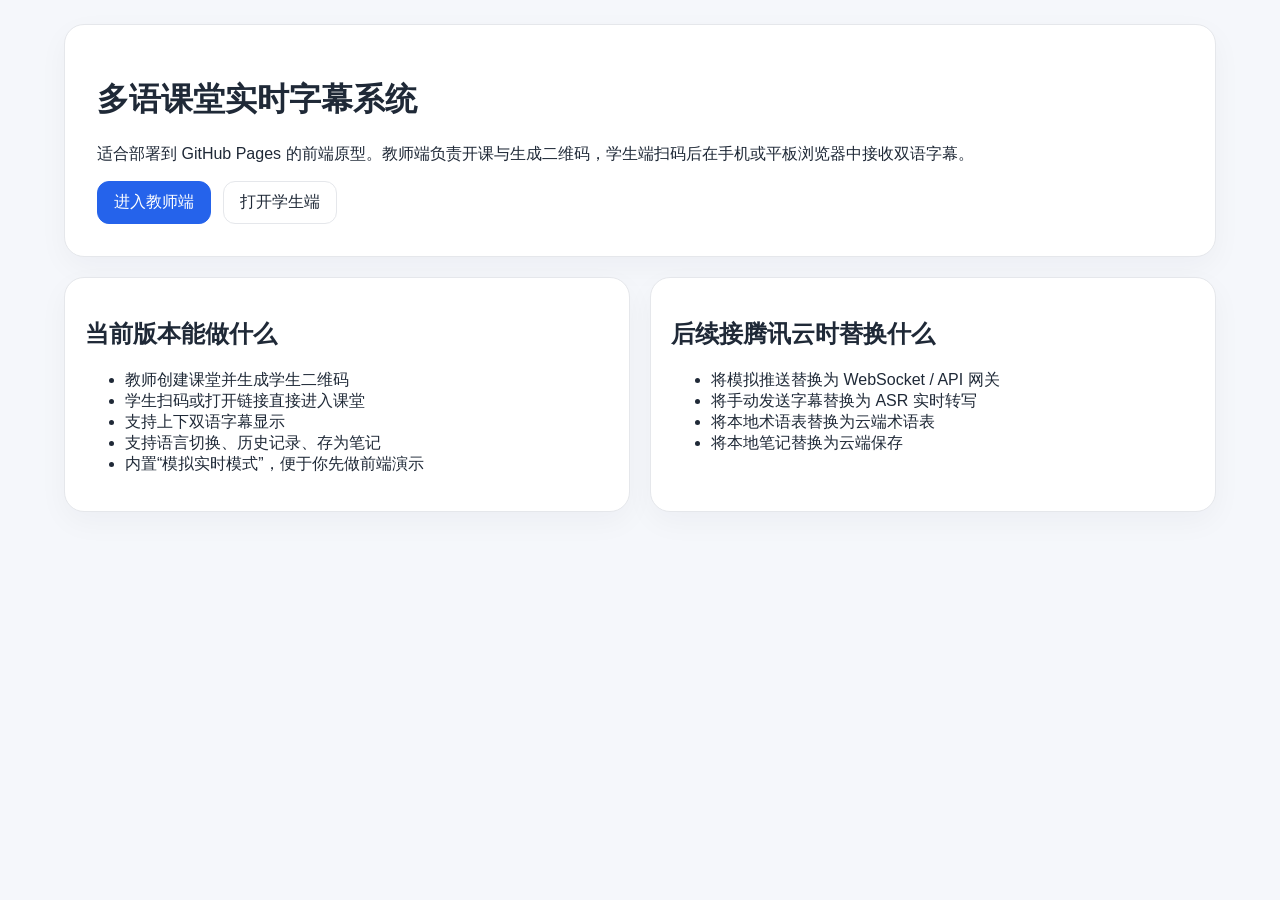
<file: index.html>
<!DOCTYPE html>
<html lang="zh-CN">
<head>
  <meta charset="UTF-8" />
  <meta name="viewport" content="width=device-width, initial-scale=1.0" />
  <title>多语课堂实时字幕系统</title>
  <link rel="stylesheet" href="./css/common.css" />
</head>
<body>
  <main class="landing">
    <div class="card hero">
      <h1>多语课堂实时字幕系统</h1>
      <p>适合部署到 GitHub Pages 的前端原型。教师端负责开课与生成二维码，学生端扫码后在手机或平板浏览器中接收双语字幕。</p>
      <div class="actions">
        <a class="btn btn-primary" href="./teacher.html">进入教师端</a>
        <a class="btn" href="./student.html">打开学生端</a>
      </div>
    </div>

    <div class="grid-two">
      <section class="card">
        <h2>当前版本能做什么</h2>
        <ul>
          <li>教师创建课堂并生成学生二维码</li>
          <li>学生扫码或打开链接直接进入课堂</li>
          <li>支持上下双语字幕显示</li>
          <li>支持语言切换、历史记录、存为笔记</li>
          <li>内置“模拟实时模式”，便于你先做前端演示</li>
        </ul>
      </section>
      <section class="card">
        <h2>后续接腾讯云时替换什么</h2>
        <ul>
          <li>将模拟推送替换为 WebSocket / API 网关</li>
          <li>将手动发送字幕替换为 ASR 实时转写</li>
          <li>将本地术语表替换为云端术语表</li>
          <li>将本地笔记替换为云端保存</li>
        </ul>
      </section>
    </div>
  </main>
</body>
</html>
</file>
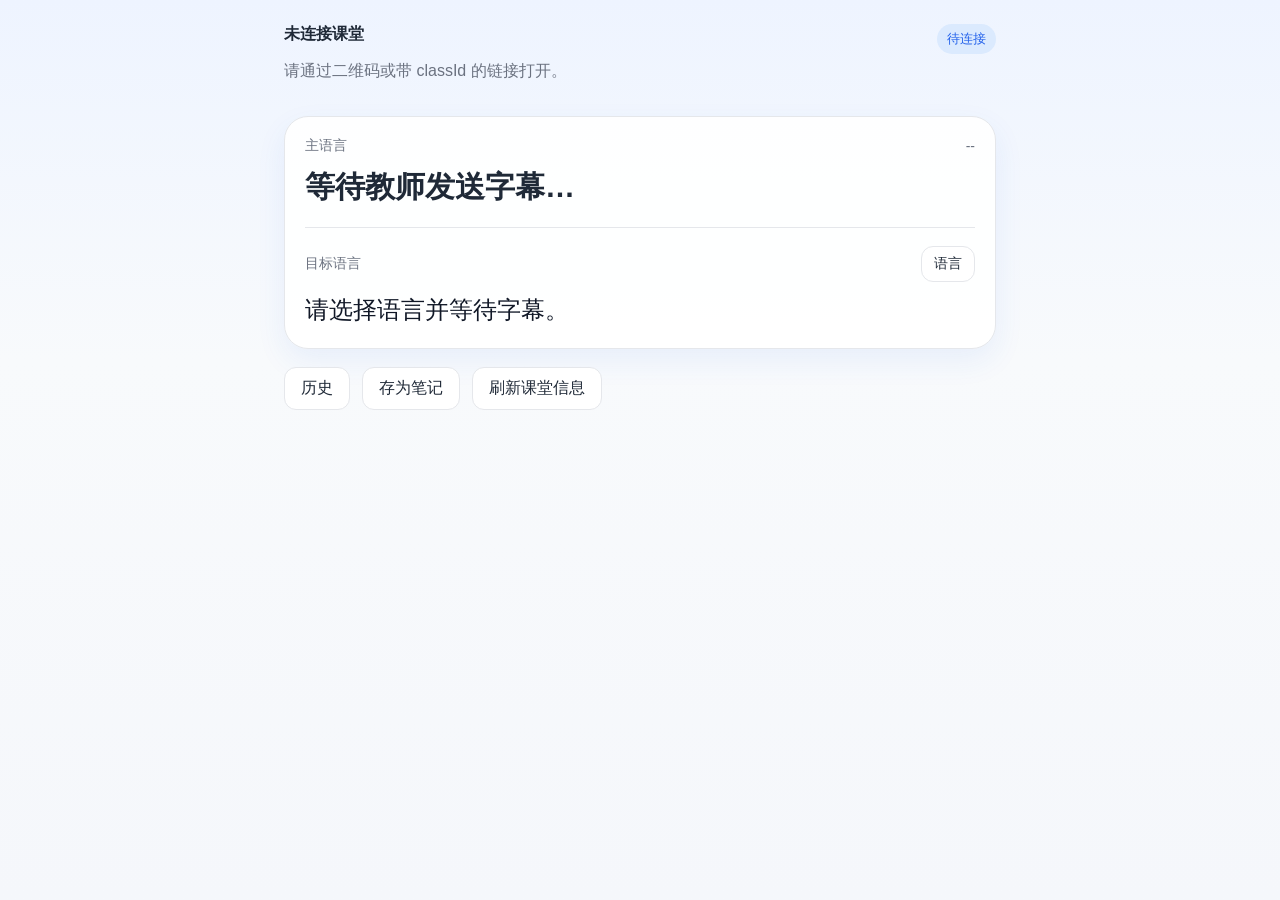
<file: student.html>
<!DOCTYPE html>
<html lang="zh-CN">
<head>
  <meta charset="UTF-8" />
  <meta name="viewport" content="width=device-width, initial-scale=1.0" />
  <title>学生端 - 多语课堂实时字幕系统</title>
  <link rel="stylesheet" href="./css/common.css" />
</head>
<body class="student-body">
  <main class="student-shell">
    <section class="student-header">
      <div>
        <strong id="studentClassTitle">未连接课堂</strong>
        <p id="studentConnectionText" class="muted">请通过二维码或带 classId 的链接打开。</p>
      </div>
      <span id="studentStatusBadge" class="badge">待连接</span>
    </section>

    <section class="subtitle-card">
      <div class="label-row">
        <span>主语言</span>
        <span id="sourceLangLabel">--</span>
      </div>
      <div id="subtitleSource" class="subtitle-source">等待教师发送字幕…</div>
      <div class="divider"></div>
      <div class="label-row">
        <span>目标语言</span>
        <div class="lang-switcher">
          <button class="btn small" id="toggleLangPanelBtn">语言</button>
          <div class="lang-panel hidden" id="langPanel">
            <select id="studentLangSelect"></select>
          </div>
        </div>
      </div>
      <div id="subtitleTarget" class="subtitle-target">请选择语言并等待字幕。</div>
      <div id="importantBanner" class="important-banner hidden">教师已推送重点句</div>
    </section>

    <section class="student-actions">
      <button class="btn" id="historyBtn">历史</button>
      <button class="btn" id="saveNoteBtn">存为笔记</button>
      <button class="btn" id="refreshBtn">刷新课堂信息</button>
    </section>

    <section class="card hidden" id="historyPanel">
      <h2>最近字幕历史</h2>
      <ul id="subtitleHistoryList" class="history-list"></ul>
    </section>

    <section class="card hidden" id="notesPanel">
      <h2>我的笔记</h2>
      <ul id="notesList" class="history-list"></ul>
    </section>
  </main>

  <script src="./js/config.js"></script>
  <script src="./js/store.js"></script>
  <script src="./js/student.js"></script>
</body>
</html>
</file>
<file: css/common.css>
:root {
  --bg: #f5f7fb;
  --card: #ffffff;
  --text: #1f2937;
  --muted: #6b7280;
  --line: #e5e7eb;
  --primary: #2563eb;
  --primary-soft: #dbeafe;
  --success: #047857;
  --warn: #b45309;
  --danger: #b91c1c;
}
* { box-sizing: border-box; }
body {
  margin: 0;
  font-family: -apple-system, BlinkMacSystemFont, "Segoe UI", Roboto, "PingFang SC", "Hiragino Sans GB", "Microsoft YaHei", sans-serif;
  color: var(--text);
  background: var(--bg);
}
a { color: var(--primary); text-decoration: none; }
button, input, select, textarea {
  font: inherit;
}
input, select, textarea {
  width: 100%;
  padding: 12px 14px;
  border: 1px solid var(--line);
  border-radius: 12px;
  background: #fff;
}
textarea { resize: vertical; }
.btn {
  border: 1px solid var(--line);
  background: #fff;
  color: var(--text);
  border-radius: 12px;
  padding: 10px 16px;
  cursor: pointer;
}
.btn:disabled {
  opacity: 0.55;
  cursor: not-allowed;
}
.btn-primary {
  background: var(--primary);
  color: #fff;
  border-color: var(--primary);
}
.btn.small {
  padding: 8px 12px;
  font-size: 14px;
}
.badge {
  display: inline-flex;
  align-items: center;
  gap: 6px;
  padding: 6px 10px;
  border-radius: 999px;
  background: var(--primary-soft);
  color: var(--primary);
  font-size: 13px;
}
.topbar {
  display: flex;
  justify-content: space-between;
  align-items: center;
  padding: 16px 24px;
  background: #fff;
  border-bottom: 1px solid var(--line);
  position: sticky;
  top: 0;
  z-index: 20;
}
.topbar nav {
  display: flex;
  gap: 16px;
}
.dashboard, .landing, .student-shell {
  max-width: 1200px;
  margin: 0 auto;
  padding: 24px;
}
.dashboard {
  display: grid;
  grid-template-columns: 1.4fr 1fr;
  gap: 20px;
}
.full-span { grid-column: 1 / -1; }
.card {
  background: var(--card);
  border: 1px solid var(--line);
  border-radius: 20px;
  padding: 20px;
  box-shadow: 0 10px 30px rgba(15, 23, 42, 0.04);
}
.hero {
  margin-bottom: 20px;
  padding: 32px;
}
.grid-two {
  display: grid;
  grid-template-columns: repeat(2, minmax(0, 1fr));
  gap: 20px;
}
.form-grid {
  display: grid;
  grid-template-columns: repeat(2, minmax(0, 1fr));
  gap: 16px;
}
.form-grid label, .control-panel label {
  display: flex;
  flex-direction: column;
  gap: 8px;
  font-weight: 600;
}
.actions {
  display: flex;
  gap: 12px;
  margin-top: 16px;
}
.actions.wrap { flex-wrap: wrap; }
.status-grid {
  display: grid;
  grid-template-columns: repeat(3, minmax(0, 1fr));
  gap: 12px;
  margin-top: 20px;
}
.status-item {
  background: #f8fafc;
  border: 1px solid var(--line);
  border-radius: 16px;
  padding: 14px;
}
.status-item span {
  display: block;
  color: var(--muted);
  margin-bottom: 8px;
  font-size: 14px;
}
.muted {
  color: var(--muted);
}
.join-url-wrap, .inline-row {
  display: flex;
  gap: 12px;
  align-items: center;
}
.join-url-wrap input { flex: 1; }
.preview-box {
  background: #0f172a;
  color: #e2e8f0;
  padding: 14px;
  border-radius: 14px;
  min-height: 100px;
  white-space: pre-wrap;
}
.split-preview {
  display: grid;
  grid-template-columns: repeat(2, minmax(0, 1fr));
  gap: 16px;
  margin-top: 16px;
}
.history-list {
  list-style: none;
  padding: 0;
  margin: 0;
  display: flex;
  flex-direction: column;
  gap: 10px;
}
.history-list li {
  border: 1px solid var(--line);
  border-radius: 14px;
  padding: 12px;
  background: #fff;
}
.student-body {
  min-height: 100vh;
  background: linear-gradient(180deg, #eef4ff 0%, #f8fafc 40%, #f5f7fb 100%);
}
.student-shell {
  max-width: 760px;
}
.student-header {
  display: flex;
  justify-content: space-between;
  align-items: start;
  gap: 16px;
  margin-bottom: 18px;
}
.subtitle-card {
  background: rgba(255, 255, 255, 0.95);
  border: 1px solid var(--line);
  border-radius: 24px;
  padding: 20px;
  box-shadow: 0 12px 30px rgba(37, 99, 235, 0.08);
}
.label-row {
  display: flex;
  justify-content: space-between;
  align-items: center;
  gap: 12px;
  color: var(--muted);
  font-size: 14px;
}
.subtitle-source {
  font-size: 30px;
  line-height: 1.45;
  font-weight: 700;
  margin-top: 10px;
}
.subtitle-target {
  font-size: 24px;
  line-height: 1.5;
  margin-top: 10px;
  color: #111827;
}
.divider {
  height: 1px;
  background: var(--line);
  margin: 18px 0;
}
.student-actions {
  display: flex;
  gap: 12px;
  margin: 18px 0;
}
.hidden { display: none !important; }
.important-banner {
  margin-top: 16px;
  padding: 10px 12px;
  background: #fef3c7;
  color: var(--warn);
  border-radius: 12px;
  font-weight: 600;
}
.lang-switcher {
  position: relative;
}
.lang-panel {
  position: absolute;
  right: 0;
  top: calc(100% + 8px);
  background: #fff;
  border: 1px solid var(--line);
  border-radius: 14px;
  padding: 10px;
  min-width: 160px;
  box-shadow: 0 10px 24px rgba(15, 23, 42, 0.08);
}
@media (max-width: 900px) {
  .dashboard, .grid-two, .form-grid, .split-preview {
    grid-template-columns: 1fr;
  }
}
@media (max-width: 640px) {
  .topbar {
    flex-direction: column;
    align-items: start;
    gap: 10px;
  }
  .dashboard, .landing, .student-shell {
    padding: 16px;
  }
  .status-grid {
    grid-template-columns: 1fr;
  }
  .student-header, .student-actions, .join-url-wrap, .inline-row {
    flex-direction: column;
    align-items: stretch;
  }
  .subtitle-source {
    font-size: 24px;
  }
  .subtitle-target {
    font-size: 20px;
  }
}


.section-head {
  display: flex;
  justify-content: space-between;
  align-items: start;
  gap: 16px;
  margin-bottom: 16px;
}
.teacher-dashboard-simple {
  grid-template-columns: 1.2fr 0.8fr;
}
.compact-gap {
  margin-top: 16px;
}
.transmit-panel {
  display: grid;
  grid-template-columns: repeat(3, minmax(0, 1fr));
  gap: 16px;
}
.transmit-state-box {
  background: #f8fafc;
  border: 1px solid var(--line);
  border-radius: 16px;
  padding: 16px;
}
.transmit-state-box strong {
  display: block;
  margin: 8px 0 10px;
  font-size: 20px;
}
.teacher-hidden-menu {
  border-style: dashed;
}
.menu-block + .menu-block {
  margin-top: 20px;
}
.tight-list {
  max-height: 240px;
  overflow: auto;
}
#qrCanvas img, #qrCanvas canvas {
  display: block;
  max-width: 100%;
  height: auto;
  margin: 0 auto 14px;
}
@media (max-width: 900px) {
  .teacher-dashboard-simple, .transmit-panel {
    grid-template-columns: 1fr;
  }
}


.teacher-dashboard-minimal {
  max-width: 960px;
  grid-template-columns: 1fr;
}
.teacher-minimal-card {
  padding: 28px;
}
.teacher-topbar-minimal nav {
  align-items: center;
}
.teacher-minimal-header {
  display: flex;
  justify-content: space-between;
  gap: 16px;
  align-items: center;
  margin-bottom: 20px;
}
.teacher-minimal-header h1 {
  margin: 0 0 6px;
  font-size: 32px;
}
.teacher-minimal-actions {
  display: flex;
  gap: 12px;
  margin-bottom: 22px;
}
.teacher-minimal-grid {
  display: grid;
  grid-template-columns: 1.1fr 0.9fr;
  gap: 18px;
}
.minimal-panel {
  border: 1px solid var(--line);
  border-radius: 22px;
  background: #f8fafc;
  padding: 18px;
}
.qr-panel-minimal {
  display: flex;
  flex-direction: column;
  align-items: center;
  justify-content: center;
  min-height: 360px;
}
.qr-canvas-minimal {
  min-height: 220px;
  display: flex;
  align-items: center;
  justify-content: center;
  margin: 10px 0 12px;
}
.stats-panel-minimal {
  display: flex;
  flex-direction: column;
  justify-content: center;
  min-height: 360px;
}
.minimal-label {
  color: var(--muted);
  font-size: 14px;
  margin-bottom: 8px;
  display: block;
}
.minimal-big-number {
  font-size: 72px;
  line-height: 1;
}
.minimal-status {
  font-size: 30px;
  line-height: 1.2;
}
.minimal-subtext {
  font-size: 14px;
}
.minimal-divider {
  height: 1px;
  background: var(--line);
  margin: 20px 0;
}
.teacher-minimal-footer {
  display: grid;
  grid-template-columns: repeat(2, minmax(0, 1fr));
  gap: 12px;
  margin-top: 18px;
}
.minimal-foot-item {
  border: 1px solid var(--line);
  border-radius: 16px;
  background: #fff;
  padding: 14px 16px;
}
.minimal-foot-item strong {
  display: block;
  margin-top: 6px;
  font-size: 20px;
}
@media (max-width: 900px) {
  .teacher-minimal-grid,
  .teacher-minimal-footer {
    grid-template-columns: 1fr;
  }
}
@media (max-width: 640px) {
  .teacher-minimal-header,
  .teacher-minimal-actions {
    flex-direction: column;
    align-items: stretch;
  }
  .teacher-minimal-header h1 {
    font-size: 26px;
  }
  .minimal-big-number {
    font-size: 56px;
  }
  .minimal-status {
    font-size: 24px;
  }
  .qr-panel-minimal,
  .stats-panel-minimal {
    min-height: auto;
  }
}
</file>
